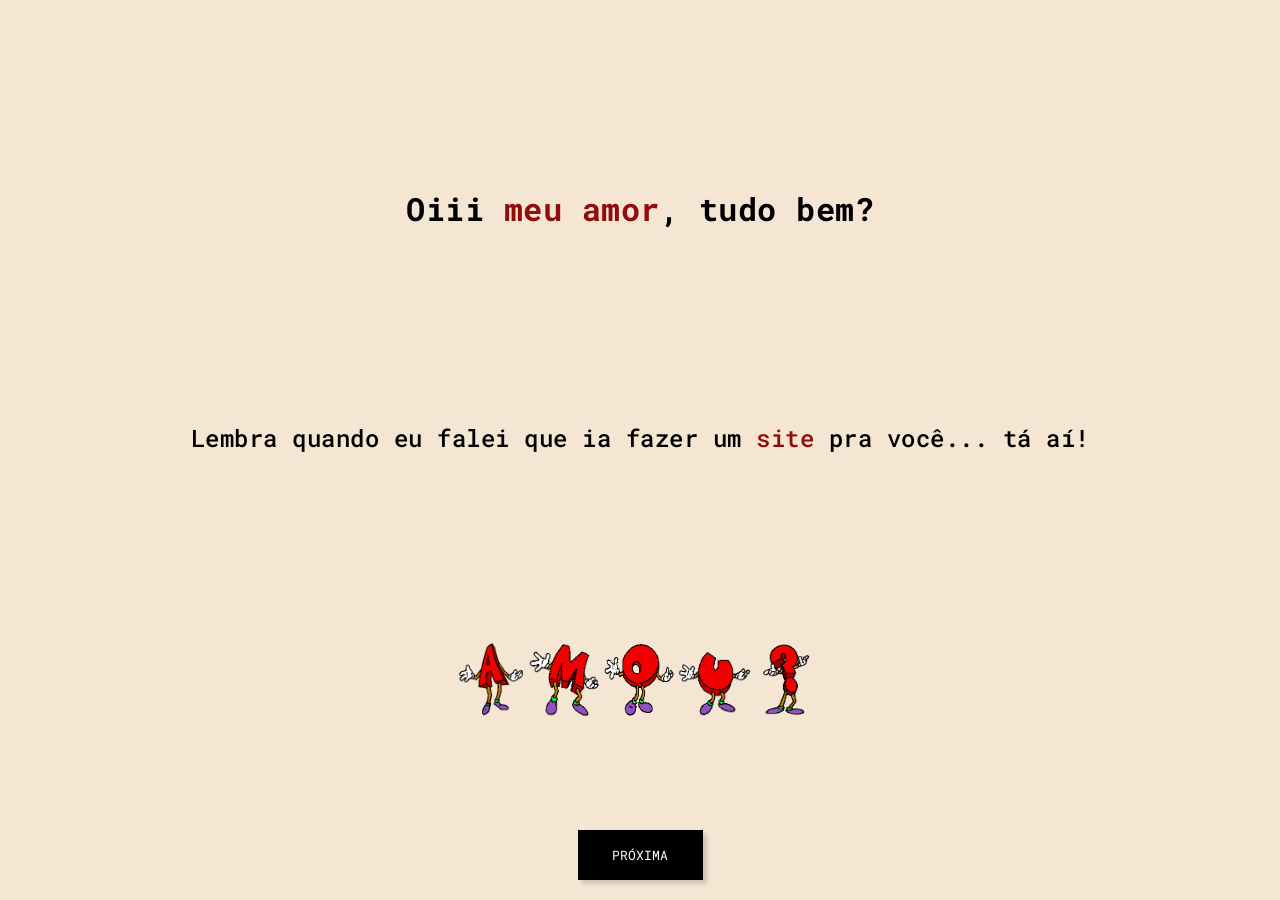
<file: index.html>
<!DOCTYPE html>
<html lang="en">
<head>
    <meta charset="UTF-8">
    <meta name="viewport" content="width=device-width, initial-scale=1.0">
    <title>kiwi uva</title>
    <link rel="stylesheet" href="style.css">
    <link rel="preconnect" href="https://fonts.googleapis.com">
    <link rel="preconnect" href="https://fonts.gstatic.com" crossorigin>
    <link href="https://fonts.googleapis.com/css2?family=Roboto+Mono:ital,wght@0,100..700;1,100..700&display=swap" rel="stylesheet">

<body>

    <div class="header"></div>

    <div class="main">

        <div class="linha">
            <h1>Oiii <span class="destaque">meu amor</span>, tudo bem?</h1>
        </div>


        <div class="linha">
            <h2>Lembra quando eu falei que ia fazer um <span class="destaque">site</span> pra você... tá aí!</h2>
        </div>

        <div class="linha">     
            <img class="letra" src="arg-a-5O-tRyA.gif" alt="">
            <img class="letra" src="arg-m-50-trans.gif" alt="">
            <img class="letra" src="arg-o-5O-tRr-a-pl0ase-ns.gif" alt="">
            <img class="letra" src="arg-u-5O-tr.gif" alt="">
            <img class="letra" src="question-mark-question.gif" alt="">
        </div>

    </div>

    <div class="footer">
        <a href="page2.html">
            <button>PRÓXIMA</button>
        </a>
        
    </div>

</body>
</html>
</file>
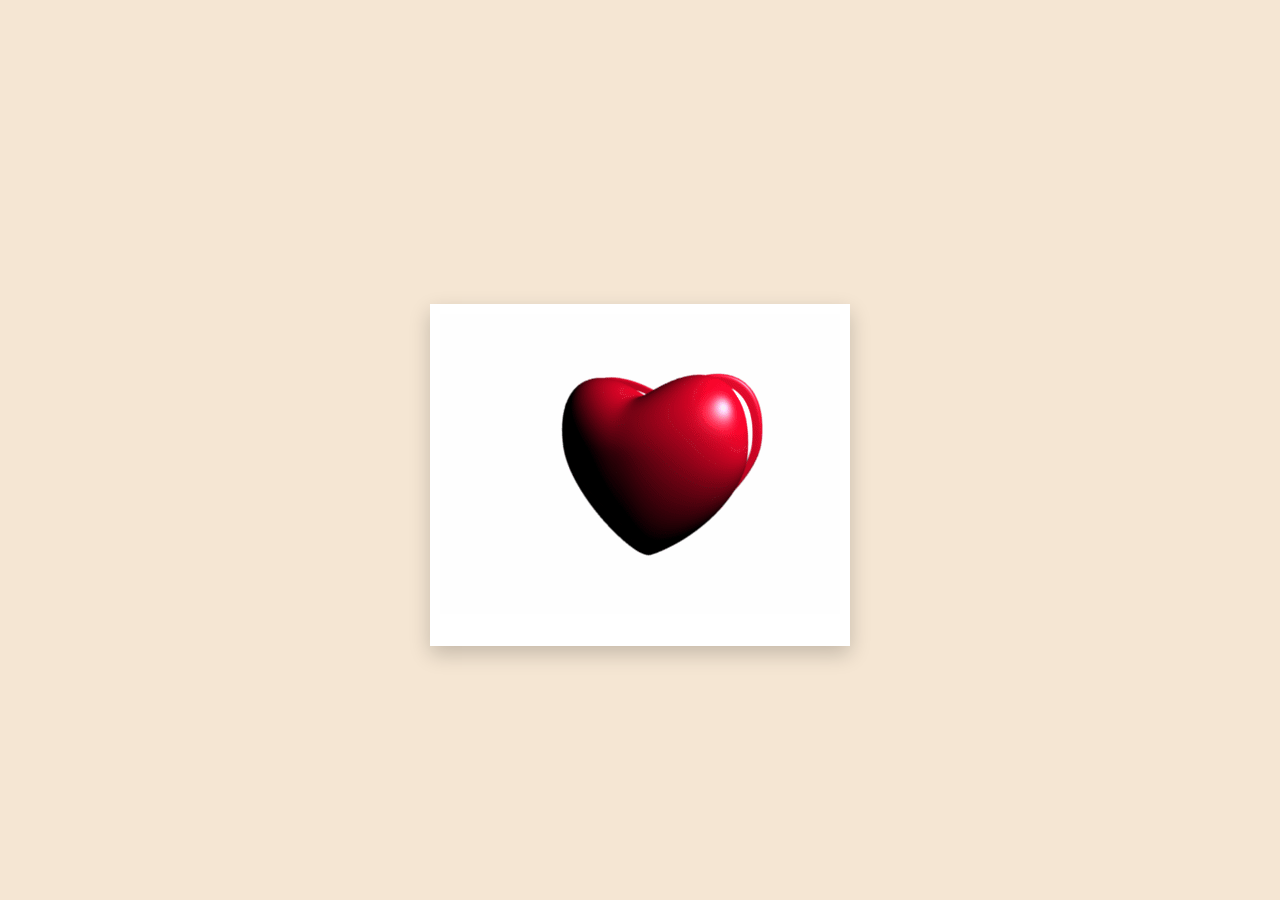
<file: final.html>
<!DOCTYPE html>
<html lang="en">
<head>
    <meta charset="UTF-8">
    <meta name="viewport" content="width=device-width, initial-scale=1.0">
    <title>kiwi uva</title>
    <link rel="stylesheet" href="style.css">
    <link rel="stylesheet" href="style.css">
    <link rel="preconnect" href="https://fonts.googleapis.com">
    <link rel="preconnect" href="https://fonts.gstatic.com" crossorigin>
    <link href="https://fonts.googleapis.com/css2?family=Roboto+Mono:ital,wght@0,100..700;1,100..700&display=swap" rel="stylesheet">
</head>

<body>

    <div class="header">
    </div>

    <div class="main">

        <div class="linha">
            <div class="photo">
                <img src="grand finale.gif" alt="">
            </div>
        </div>
        
    </div>

    <div class="footer">
        
    </div>

</body>
</html>
</file>
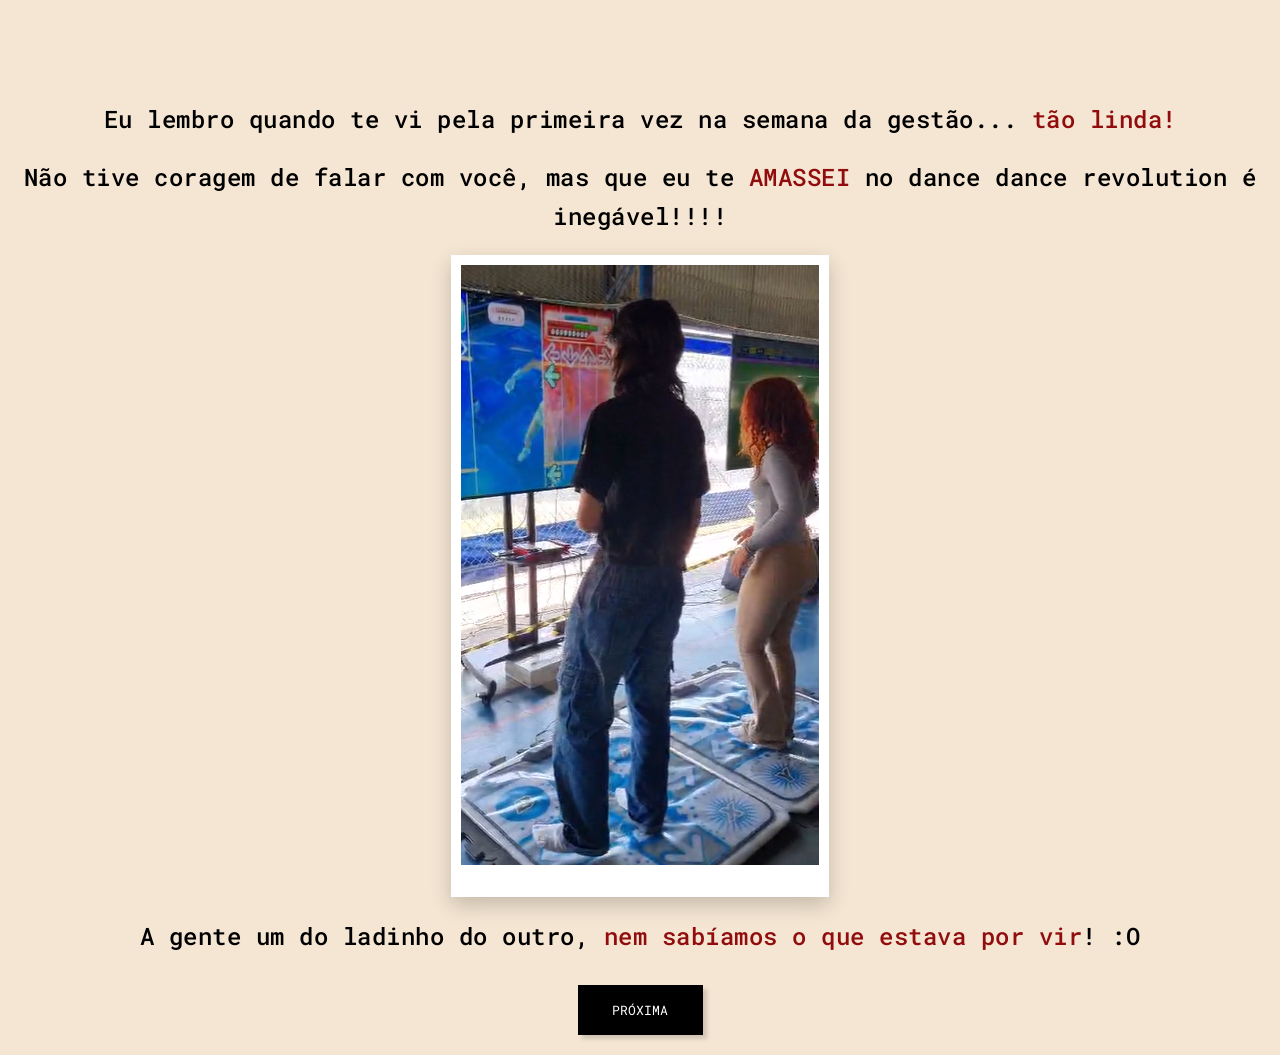
<file: page2.html>
<!DOCTYPE html>
<html lang="en">
<head>
    <meta charset="UTF-8">
    <meta name="viewport" content="width=device-width, initial-scale=1.0">
    <title>kiwi uva</title>
    <link rel="stylesheet" href="style.css">
    <link rel="stylesheet" href="style.css">
    <link rel="preconnect" href="https://fonts.googleapis.com">
    <link rel="preconnect" href="https://fonts.gstatic.com" crossorigin>
    <link href="https://fonts.googleapis.com/css2?family=Roboto+Mono:ital,wght@0,100..700;1,100..700&display=swap" rel="stylesheet">

</head>

<body>

    <div class="header">
    </div>

    <div class="main">

        <div class="linha">
            <h2>Eu lembro quando te vi pela primeira vez na semana da gestão... <span class="destaque">tão linda!</span></h2>
        </div>

        <div class="linha">
            <h2>Não tive coragem de falar com você, mas que eu te <span class="destaque">AMASSEI</span> no dance dance revolution é inegável!!!!</h2>
        </div>

        <div class="linha">
            <div class="photo">
                <img src="Captura de tela 2026-03-22 155526.png" alt="">
            </div>
        </div>

        <div class="linha">
            <h2>A gente um do ladinho do outro, <span class="destaque">nem sabíamos o que estava por vir</span>! :O</h2>
        </div>

    </div>

    <div class="footer">
        
        <a href="page3.html"> <button>PRÓXIMA</button> </a>
        
    </div>

</body>
</html>
</file>
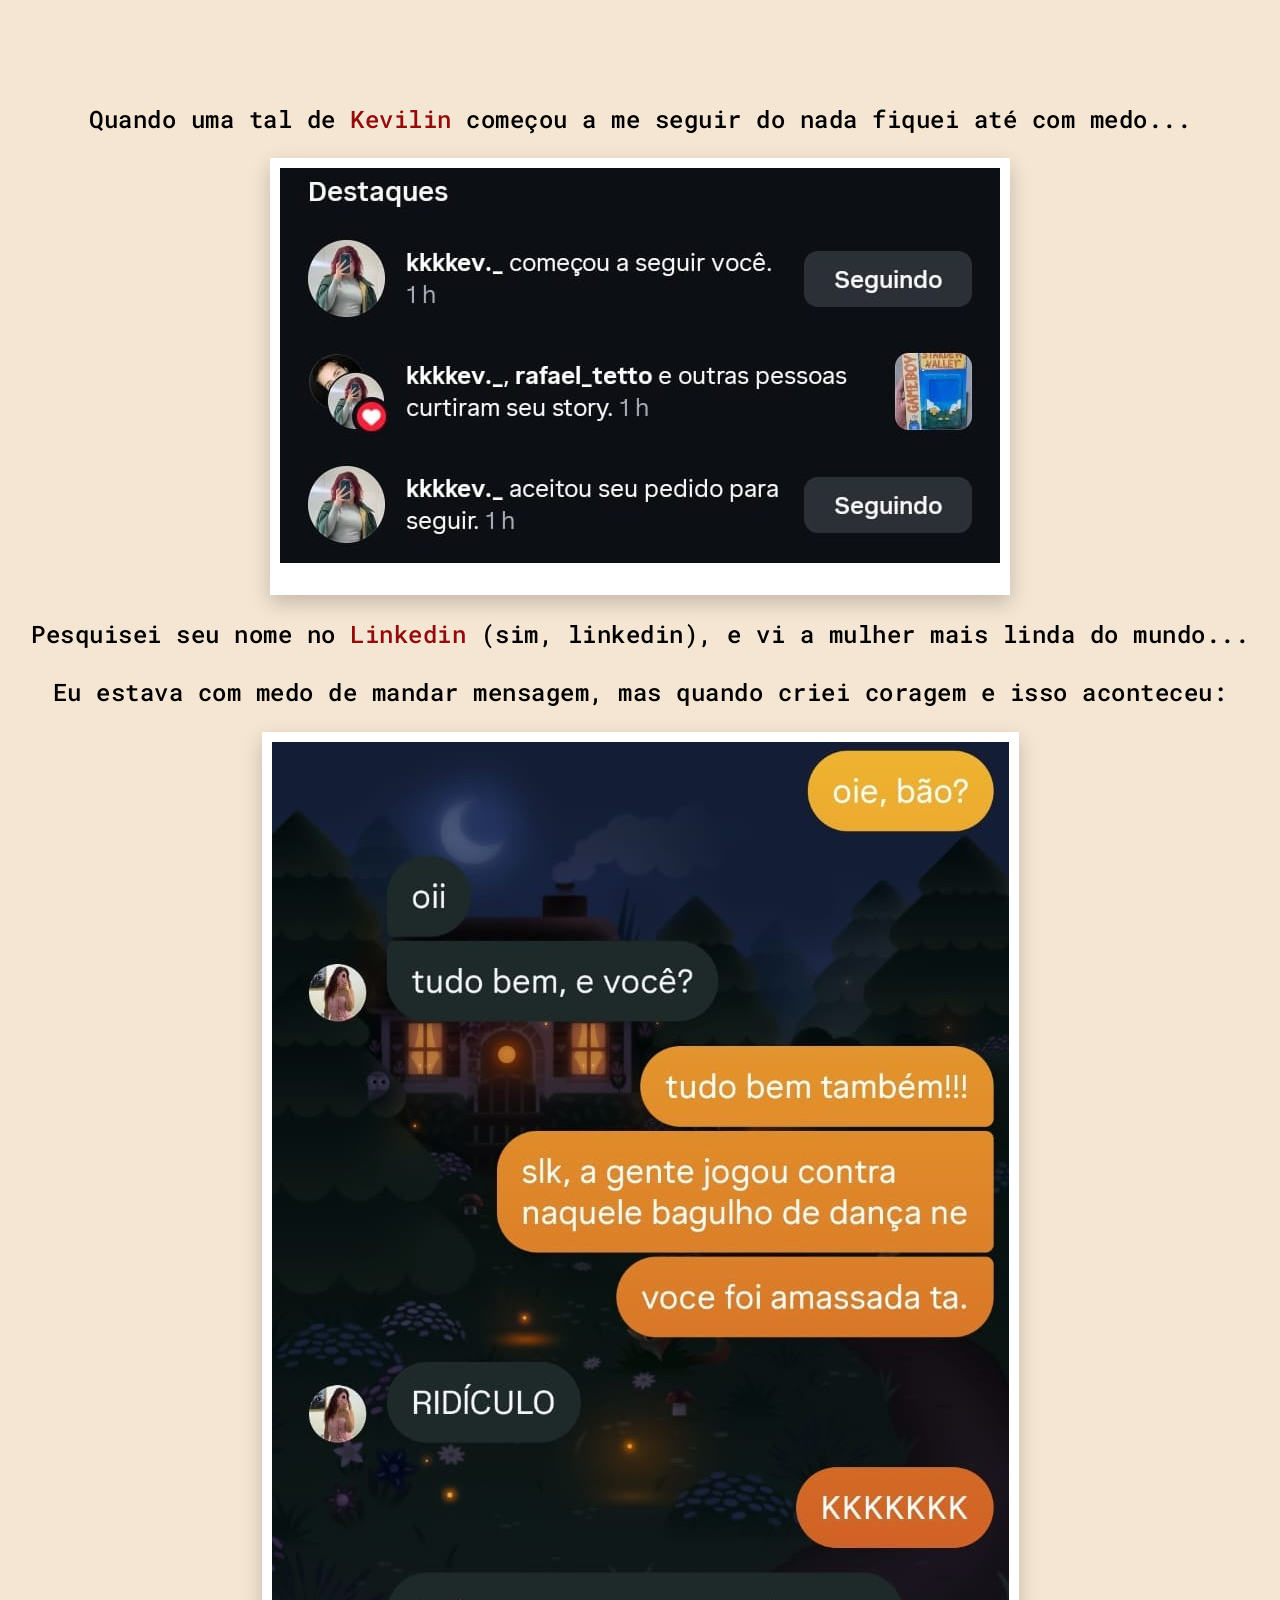
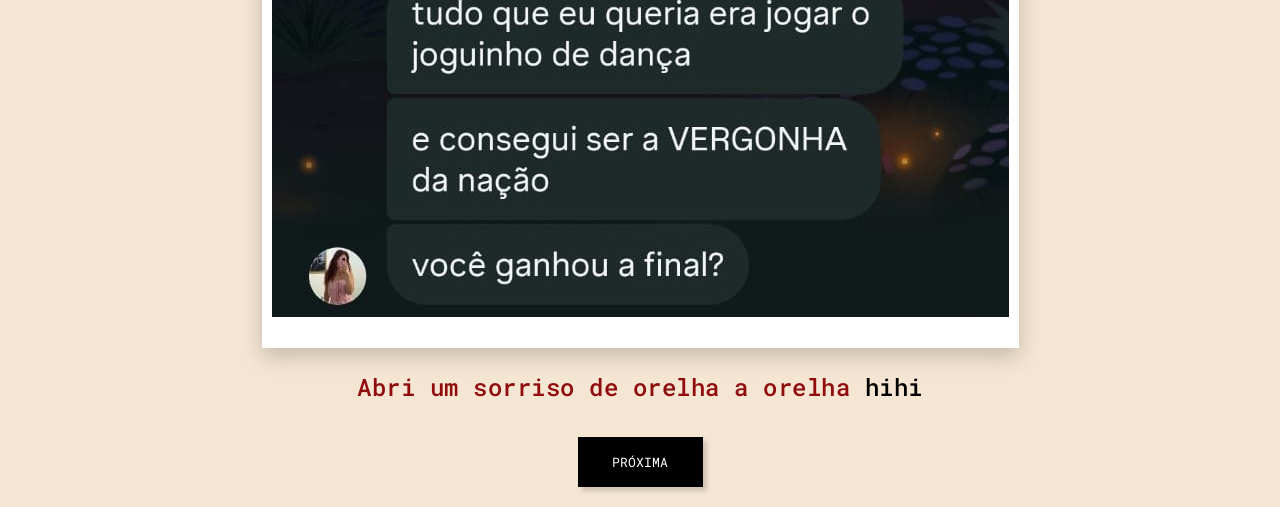
<file: page3.html>
<!DOCTYPE html>
<html lang="en">
<head>
    <meta charset="UTF-8">
    <meta name="viewport" content="width=device-width, initial-scale=1.0">
    <title>kiwi uva</title>
    <link rel="stylesheet" href="style.css">
    <link rel="stylesheet" href="style.css">
    <link rel="preconnect" href="https://fonts.googleapis.com">
    <link rel="preconnect" href="https://fonts.gstatic.com" crossorigin>
    <link href="https://fonts.googleapis.com/css2?family=Roboto+Mono:ital,wght@0,100..700;1,100..700&display=swap" rel="stylesheet">
</head>

<body>

    <div class="header">
    </div>

    <div class="main">

        <div class="linha">
            <h2>Quando uma tal de <span class="destaque">Kevilin</span> começou a me seguir do nada fiquei até com medo...</h2>
        </div>

        <div class="linha">
            <div class="photo">
                <img src="WhatsApp Image 2026-03-22 at 16.24.22.jpeg" alt="">
            </div>
        </div>

        <div class="linha">
            <h2>Pesquisei seu nome no <span class="destaque">Linkedin</span> (sim, linkedin), e vi a mulher mais linda do mundo...</h2>
        </div>

        <div class="linha">
            <h2>Eu estava com medo de mandar mensagem, mas quando criei coragem e isso aconteceu:</h2>
        </div>

        <div class="linha">
            <div class="photo">
                <img src="WhatsApp Image 2026-03-22 at 16.13.54.jpeg" alt="">
            </div>
        </div>

        <div class="linha">
            <h2><span class="destaque">Abri um sorriso de orelha a orelha</span> hihi</h2>
        </div>

    </div>

    <div class="footer">
        
        <a href="page4.html"> <button>PRÓXIMA</button> </a>
        
    </div>

</body>
</html>
</file>
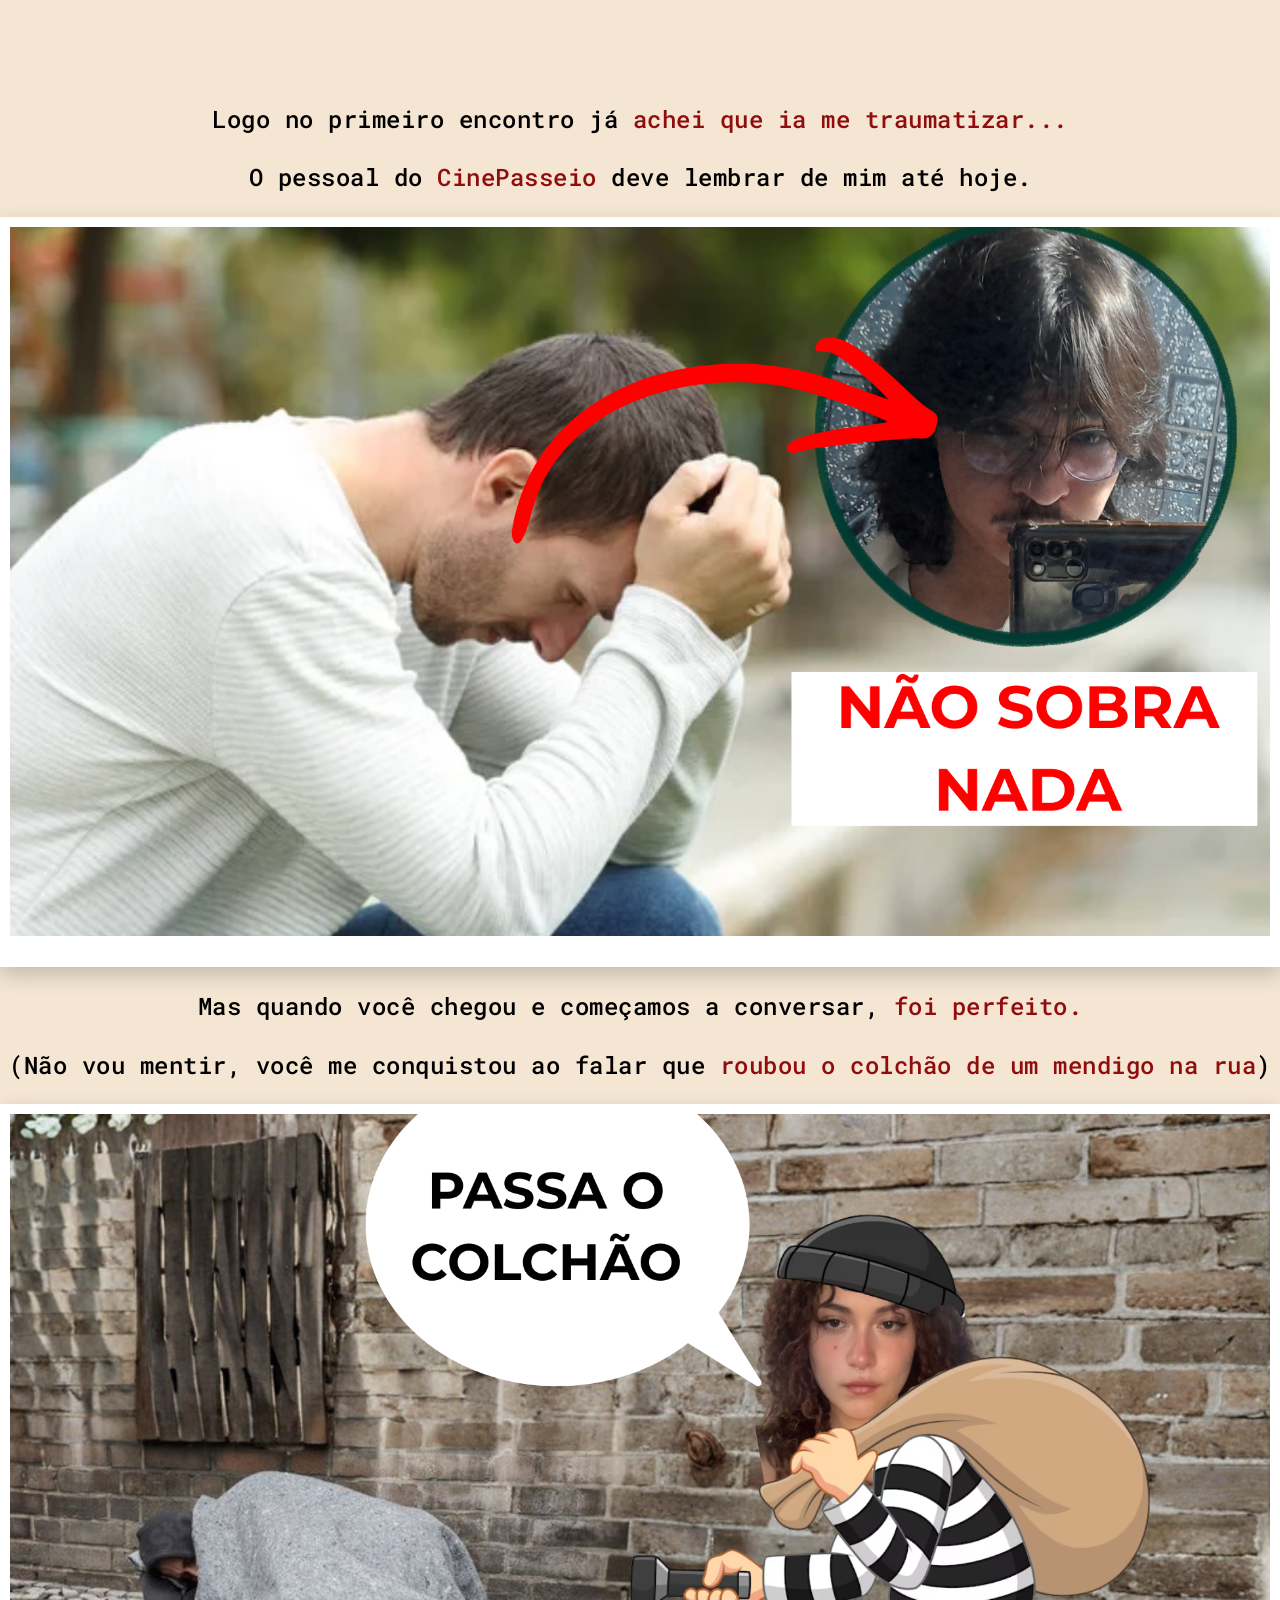
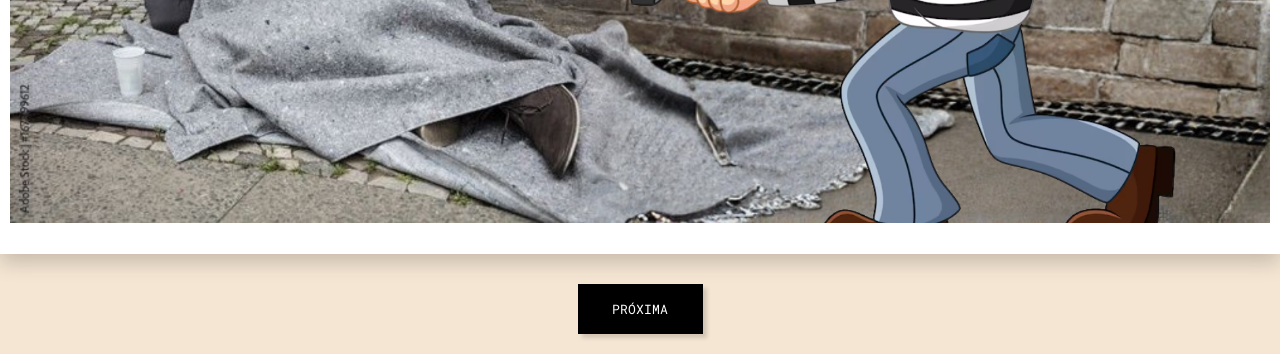
<file: page4.html>
<!DOCTYPE html>
<html lang="en">
<head>
    <meta charset="UTF-8">
    <meta name="viewport" content="width=device-width, initial-scale=1.0">
    <title>kiwi uva</title>
    <link rel="stylesheet" href="style.css">
    <link rel="stylesheet" href="style.css">
    <link rel="preconnect" href="https://fonts.googleapis.com">
    <link rel="preconnect" href="https://fonts.gstatic.com" crossorigin>
    <link href="https://fonts.googleapis.com/css2?family=Roboto+Mono:ital,wght@0,100..700;1,100..700&display=swap" rel="stylesheet">
</head>

<body>

    <div class="header">
    </div>

    <div class="main">

        <div class="linha">
            <h2>Logo no primeiro encontro já <span class="destaque">achei que ia me traumatizar...</span></h2>
        </div>

        <div class="linha">
            <h2>O pessoal do <span class="destaque">CinePasseio</span> deve lembrar de mim até hoje. </h2>
        </div>

        <div class="linha">
            <div class="photo">
                <img src="NÃO SOBRA NADA.png" alt="">
            </div>
        </div>

        <div class="linha">
            <h2>Mas quando você chegou e começamos a conversar, <span class="destaque">foi perfeito.</span></h2>
        </div>

        <div class="linha">
            <h2>(Não vou mentir, você me conquistou ao falar que <span class="destaque">roubou o colchão de um mendigo na rua</span>)</h2>
        </div>
        
        <div class="linha">
            <div class="photo">
                <img src="NÃO SOBRA NADA (1).png" alt="">
            </div>
        </div>
    </div>

    <div class="footer">
        
        <a href="page5.html"> <button>PRÓXIMA</button> </a>
        
    </div>

</body>
</html>
</file>
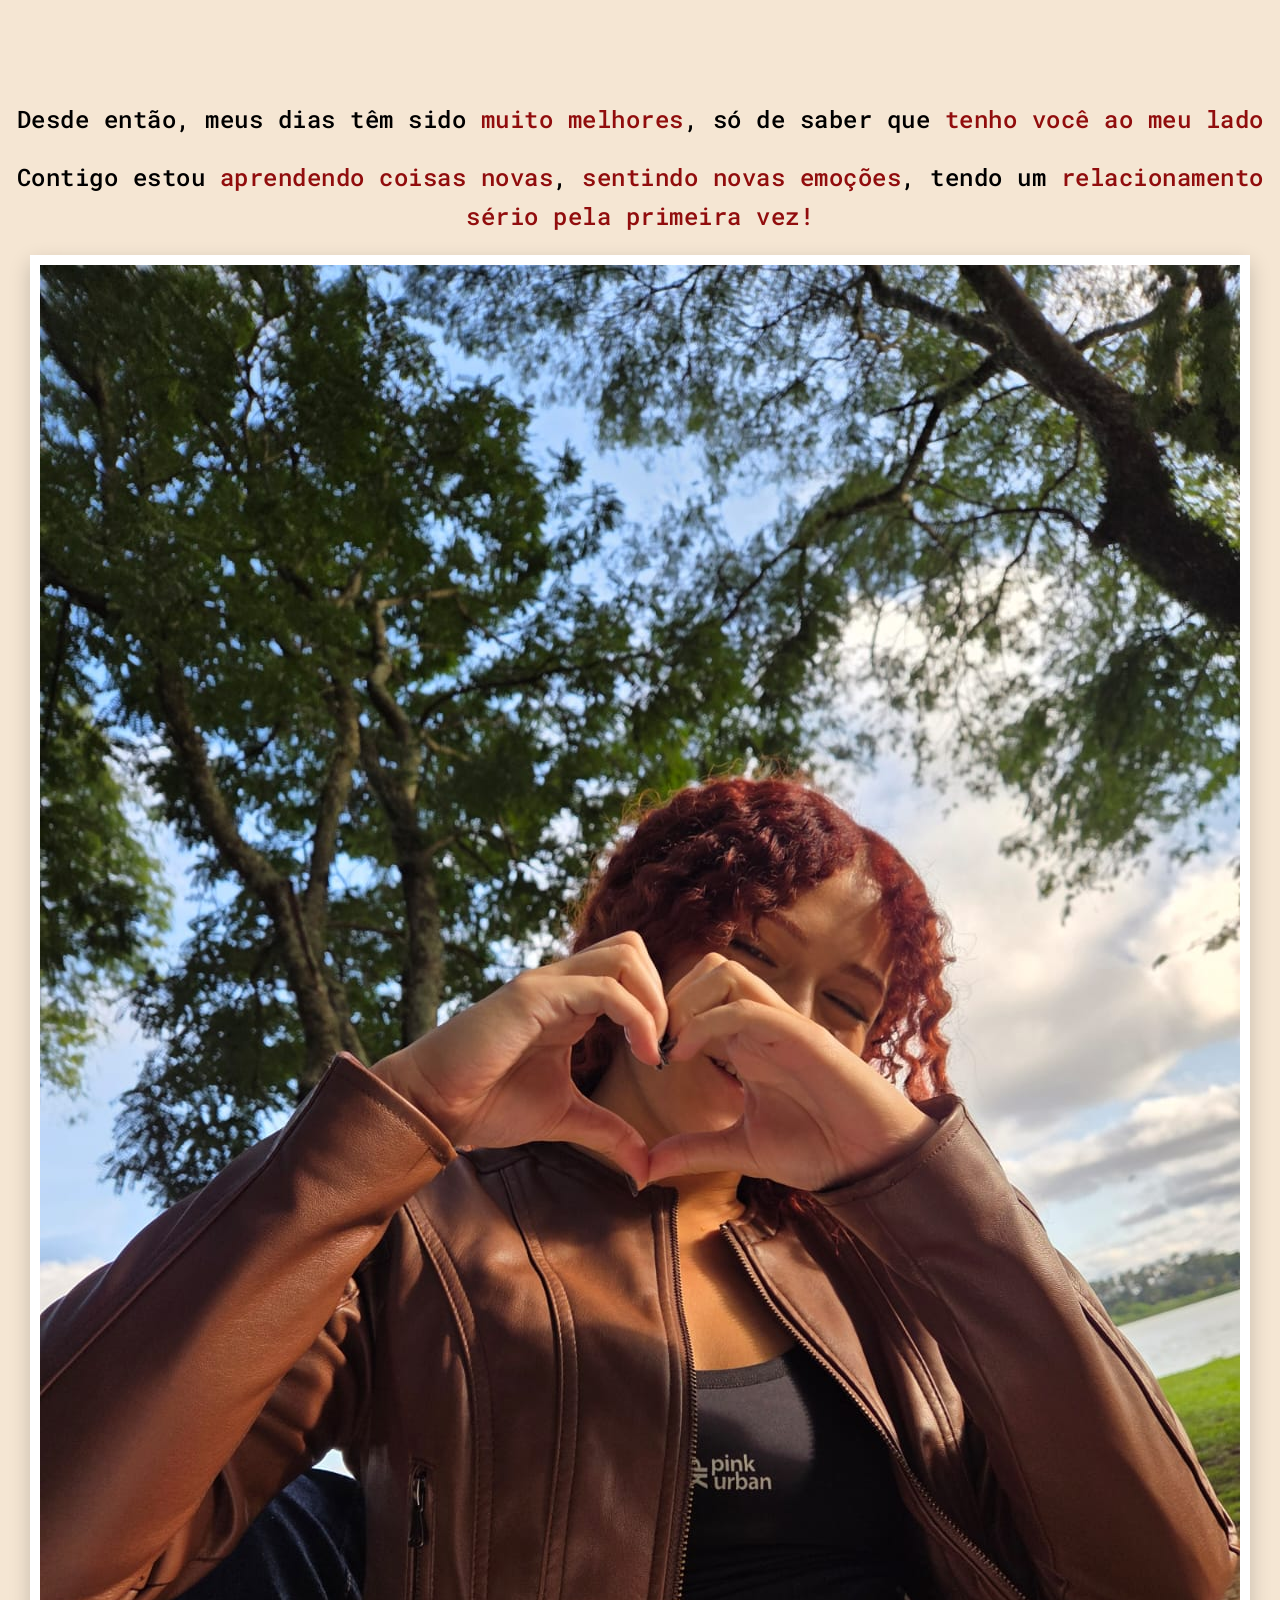
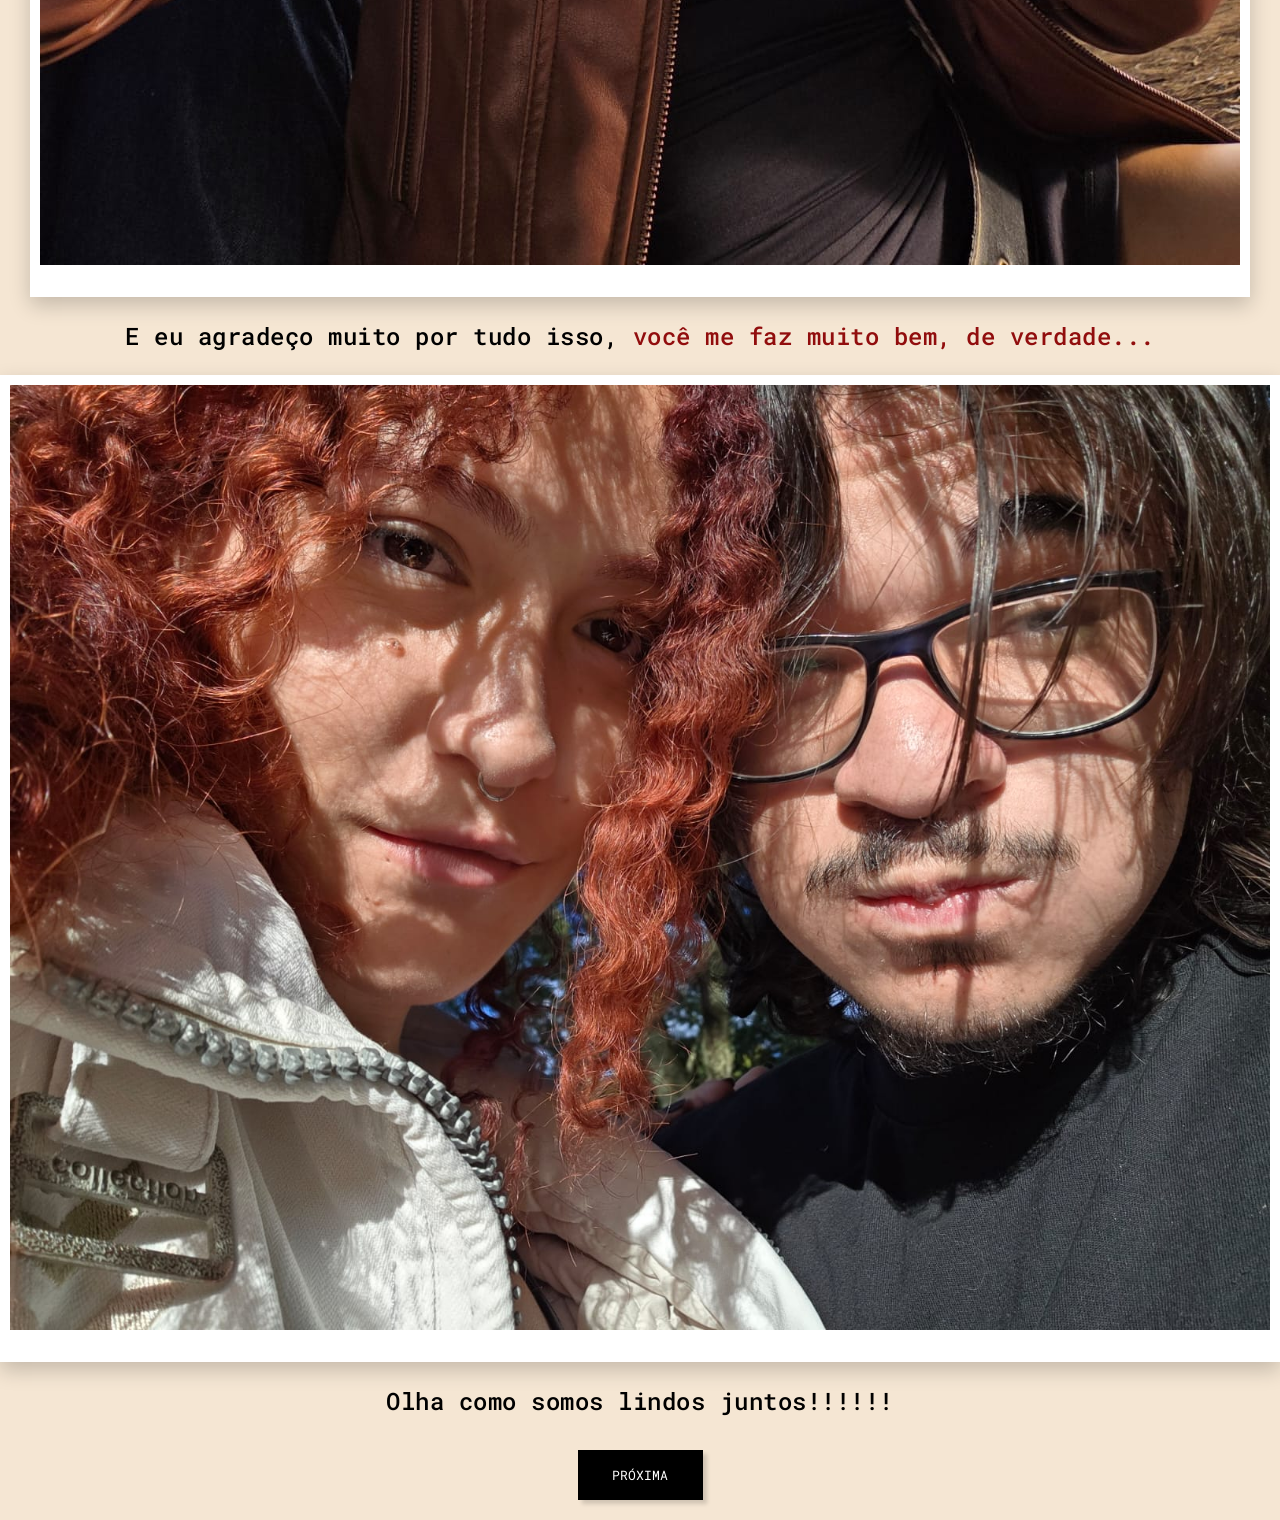
<file: page5.html>
<!DOCTYPE html>
<html lang="en">
<head>
    <meta charset="UTF-8">
    <meta name="viewport" content="width=device-width, initial-scale=1.0">
    <title>kiwi uva</title>
    <link rel="stylesheet" href="style.css">
    <link rel="stylesheet" href="style.css">
    <link rel="preconnect" href="https://fonts.googleapis.com">
    <link rel="preconnect" href="https://fonts.gstatic.com" crossorigin>
    <link href="https://fonts.googleapis.com/css2?family=Roboto+Mono:ital,wght@0,100..700;1,100..700&display=swap" rel="stylesheet">
</head>

<body>

    <div class="header">
    </div>

    <div class="main">

        <div class="linha">
            <h2>Desde então, meus dias têm sido <span class="destaque">muito melhores</span>, só de saber que <span class="destaque">tenho você ao meu lado</span></h2>
        </div>

        <div class="linha">
            <h2>Contigo estou <span class="destaque">aprendendo coisas novas</span>, <span class="destaque">sentindo novas emoções</span>, tendo um <span class="destaque">relacionamento sério pela primeira vez!</span></h2>
        </div>

        <div class="linha">
            <div class="photo">
                <img src="WhatsApp Image 2026-03-22 at 17.01.41.jpeg" alt="">
            </div>
        </div>

        <div class="linha">
            <h2>E eu agradeço muito por tudo isso, <span class="destaque">você me faz muito bem, de verdade...</span></h2>
        </div>

        <div class="linha">
            <div class="photo">
                <img src="WhatsApp Image 2026-03-22 at 16.42.24.jpeg" alt="">
            </div>
        </div>
        
        <div class="linha">
            <h2>Olha como somos lindos juntos!!!!!!</h2>
        </div>
    </div>

    <div class="footer">
        
        <a href="page6.html"> <button>PRÓXIMA</button> </a>
        
    </div>

</body>
</html>
</file>
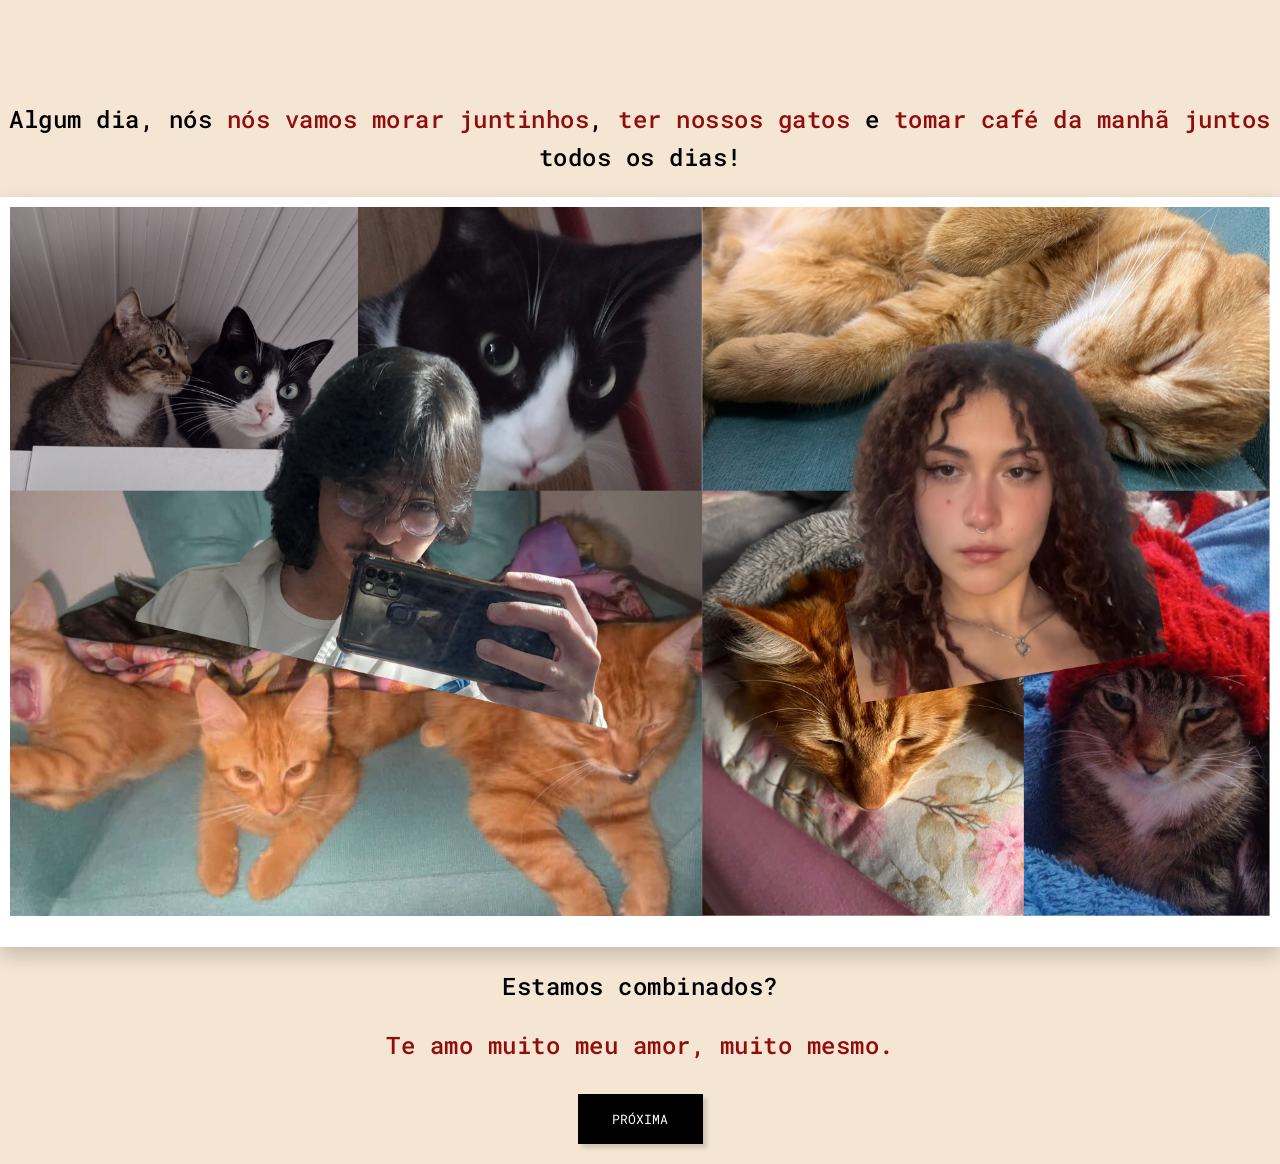
<file: page6.html>
<!DOCTYPE html>
<html lang="en">
<head>
    <meta charset="UTF-8">
    <meta name="viewport" content="width=device-width, initial-scale=1.0">
    <title>kiwi uva</title>
    <link rel="stylesheet" href="style.css">
    <link rel="stylesheet" href="style.css">
    <link rel="preconnect" href="https://fonts.googleapis.com">
    <link rel="preconnect" href="https://fonts.gstatic.com" crossorigin>
    <link href="https://fonts.googleapis.com/css2?family=Roboto+Mono:ital,wght@0,100..700;1,100..700&display=swap" rel="stylesheet">
</head>

<body>

    <div class="header">
    </div>

    <div class="main">

        <div class="linha">
            <h2>Algum dia, nós <span class="destaque">nós vamos morar juntinhos</span>, <span class="destaque">ter nossos gatos</span> e <span class="destaque">tomar café da manhã juntos</span> todos os dias!</h2>
        </div>

        <div class="linha">
            <div class="photo">
                <img src="NÃO SOBRA NADA (2).png" alt="">
            </div>
        </div>

        <div class="linha">
            <h2>Estamos combinados?</h2>
        </div>

        <div class="linha">
            <h2><span class="destaque">Te amo muito meu amor, muito mesmo.</span></h2>
        </div>
        
    </div>

    <div class="footer">
        
        <a href="page7.html"> <button>PRÓXIMA</button> </a>
        
    </div>

</body>
</html>
</file>
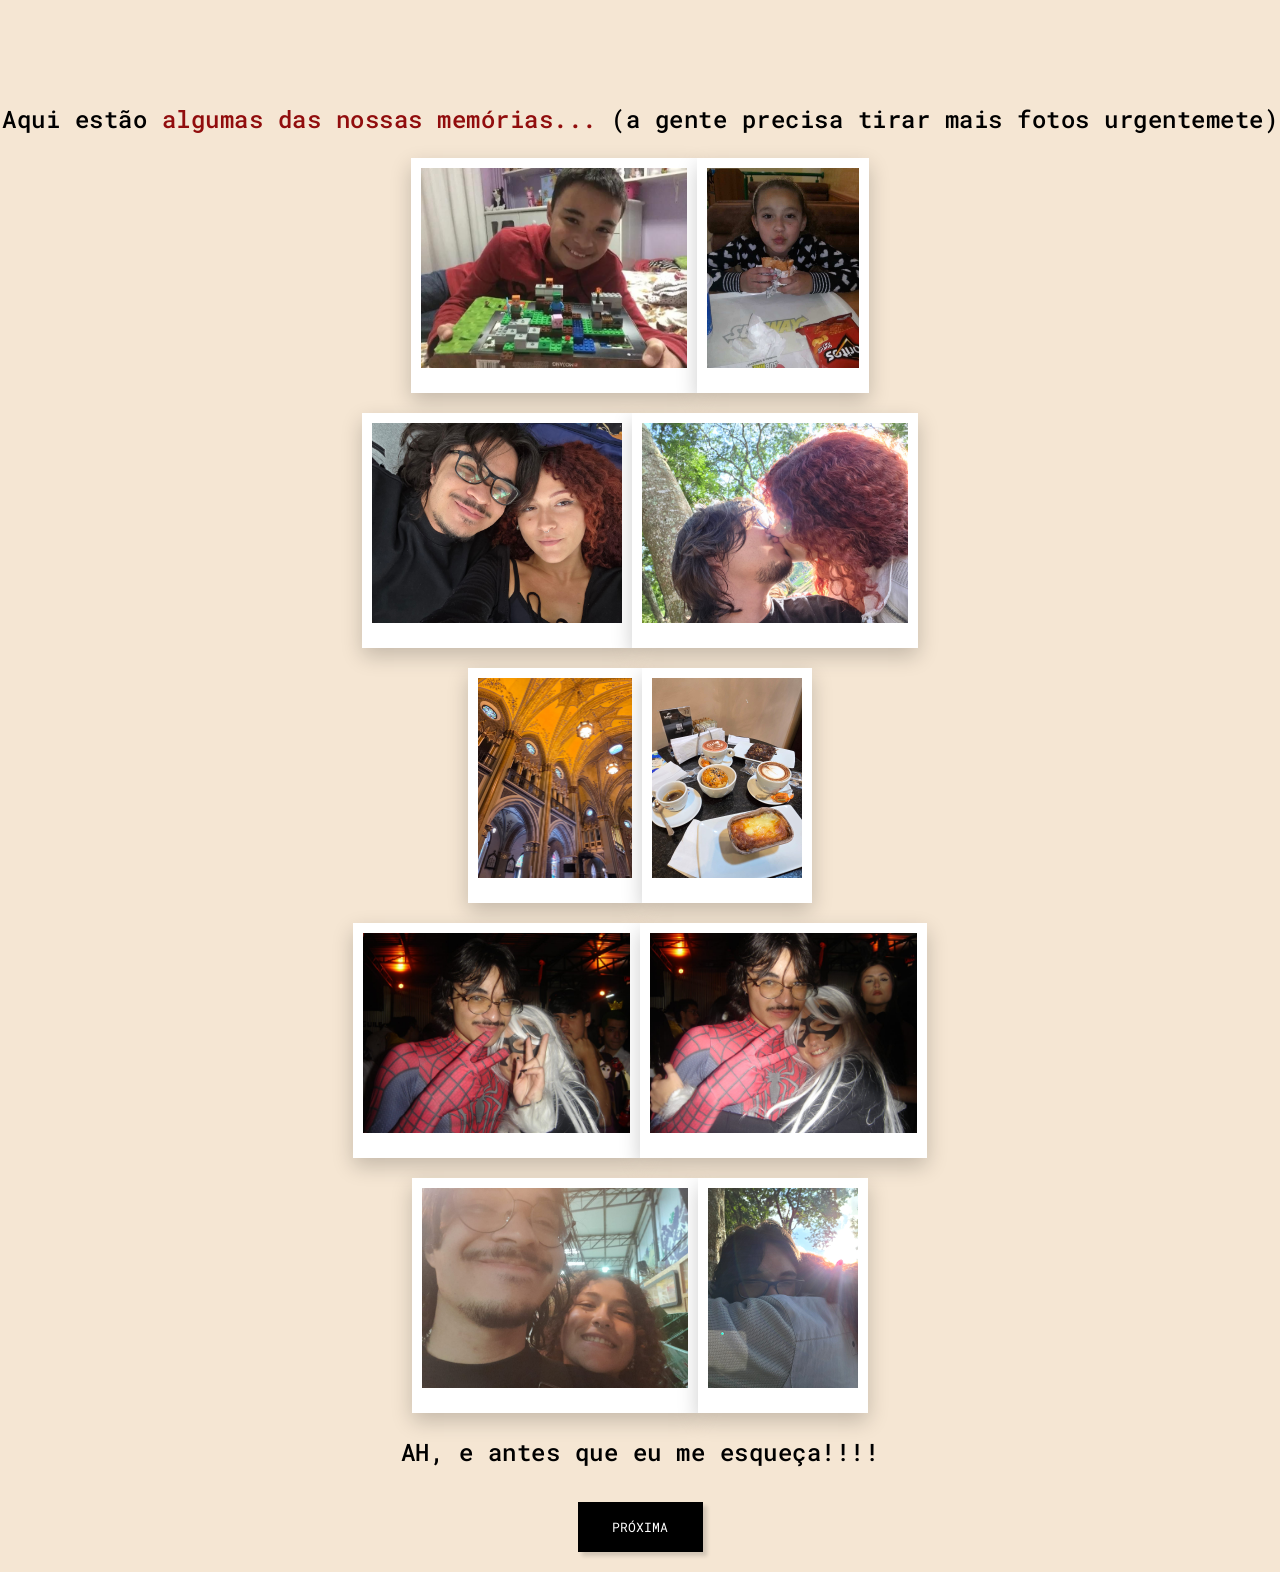
<file: page7.html>
<!DOCTYPE html>
<html lang="en">
<head>
    <meta charset="UTF-8">
    <meta name="viewport" content="width=device-width, initial-scale=1.0">
    <title>kiwi uva</title>
    <link rel="stylesheet" href="style.css">
    <link rel="stylesheet" href="style.css">
    <link rel="preconnect" href="https://fonts.googleapis.com">
    <link rel="preconnect" href="https://fonts.gstatic.com" crossorigin>
    <link href="https://fonts.googleapis.com/css2?family=Roboto+Mono:ital,wght@0,100..700;1,100..700&display=swap" rel="stylesheet">
</head>

<body>

    <div class="header">
    </div>

    <div class="main">

        <div class="linha">
            <h2>Aqui estão <span class="destaque">algumas das nossas memórias...</span> (a gente precisa tirar mais fotos urgentemete)</h2>
        </div>

        <div class="linha">
            <div class="photo2">
                <img src="WhatsApp Image 2026-03-22 at 17.35.48.jpeg" alt="">
            </div>
            <div class="photo2">
                <img src="WhatsApp Image 2026-03-22 at 17.35.49.jpeg" alt="">
            </div>
        </div>

        <div class="linha">
            <div class="photo2">
                <img src="WhatsApp Image 2026-03-22 at 17.09.15.jpeg" alt="">
            </div>
            <div class="photo2">
                <img src="WhatsApp Image 2026-03-22 at 17.09.41.jpeg" alt="">
            </div>
        </div>

        <div class="linha">
            <div class="photo2">
                <img src="WhatsApp Image 2026-03-22 at 17.11.34 (1).jpeg" alt="">
            </div>
            <div class="photo2">
                <img src="WhatsApp Image 2026-03-22 at 17.11.34.jpeg" alt="">
            </div>
        </div>

        <div class="linha">
            <div class="photo2">
                <img src="WhatsApp Image 2026-03-22 at 17.14.47 (2).jpeg" alt="">
            </div>
            <div class="photo2">
                <img src="WhatsApp Image 2026-03-22 at 17.14.47 aaa.jpeg" alt="">
            </div>
        </div>

        <div class="linha">
            <div class="photo2">
                <img src="WhatsApp Image 2026-03-22 at 17.14.47.jpeg" alt="">
            </div>
            <div class="photo2">
                <img src="WhatsApp Image 2026-03-22 at 17.23.33.jpeg" alt="">
            </div>
        </div>

        <div class="linha">
            <h2>AH, e antes que eu me esqueça!!!!</h2>
        </div>
        
    </div>

    <div class="footer">
        
        <a href="final.html"> <button>PRÓXIMA</button> </a>
        
    </div>

</body>
</html>
</file>
<file: style.css>
*{
    margin:0px;
    padding:0px;
}

body {
    margin: 0;
    min-height: 100dvh;
    display: flex;
    flex-direction: column;
    font-family: "Roboto Mono", monospace;
    background-color: #F5E6D3;
}

button {
    color: white;
    font-family: "Roboto Mono", monospace;
    background-color: black;
    height: 50px;
    width: 125px;
    border: black;
    box-shadow: rgba(0, 0, 0, 0.15) 4px 4px 4px;
}

.header{
    display: flex;
    justify-content: center;
    height: 10vh;
}

.main {
    flex: 1;
    display: flex;
    flex-direction: column;
    justify-content: space-around;
}

.footer {
    display: flex;
    justify-content: center;
    padding: 20px;
}

.letra{
    height: 75px;
    width: 75px;
}

.linha{
    display: flex;
    justify-content: center;
    text-align: center;
    letter-spacing: 0.5px;
    line-height: 1.6;
    margin: 10px 0;
}

h1{
    font-weight: 700;
}

h2{
    font-weight: 500;
}

.photo {
    width: auto;
    background-color: white;
    padding: 10px 10px 25px 10px;
    box-shadow: 0px 8px 20px rgba(0,0,0,0.2);
}

.photo img {
  width: 100%;
  height: auto;
  object-fit: contain;
  background-color: white;
}

.destaque {
    color: #910d0d;
}

.photo2 {
    width: auto;
    background-color: white;
    padding: 10px 10px 25px 10px;
    box-shadow: 0px 8px 20px rgba(0,0,0,0.2);
}

.photo2 img {
    width: 100%;
    height: 200px;
    object-fit: cover;
    display: block;
}
</file>
